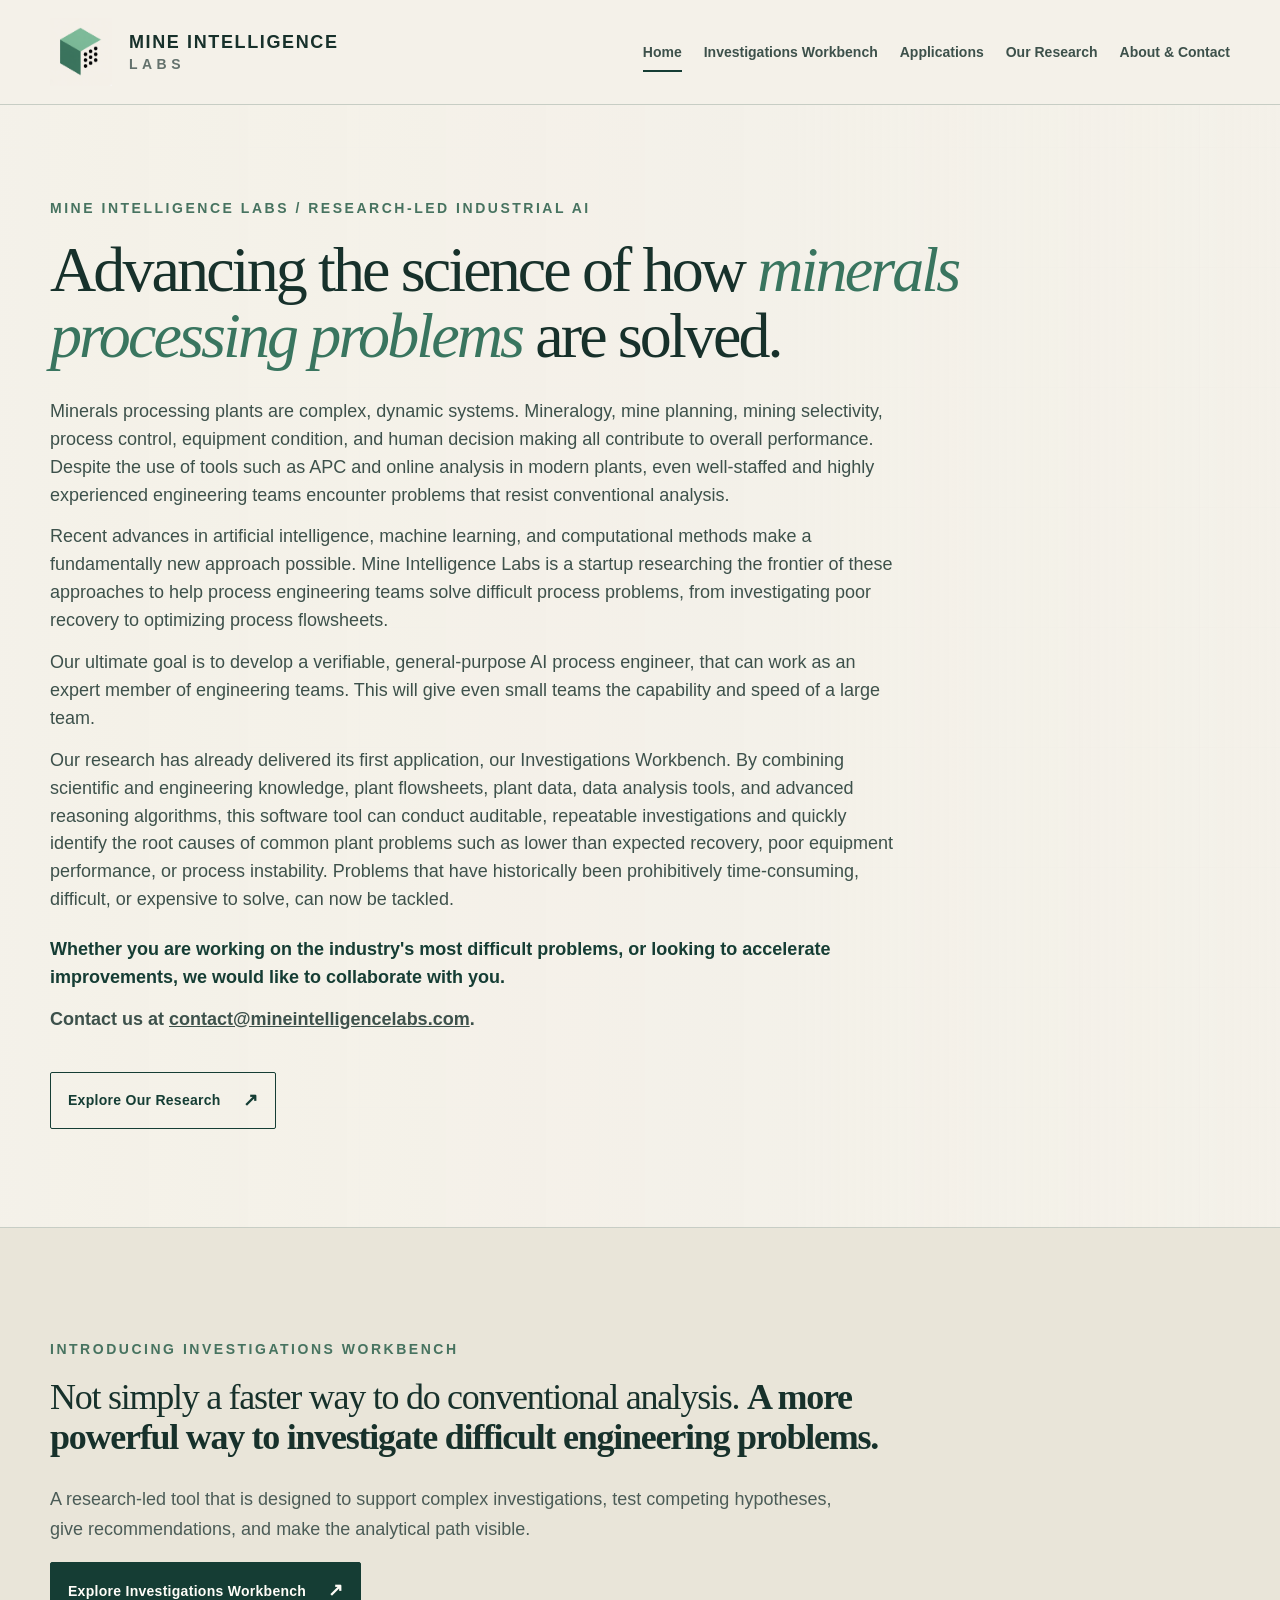
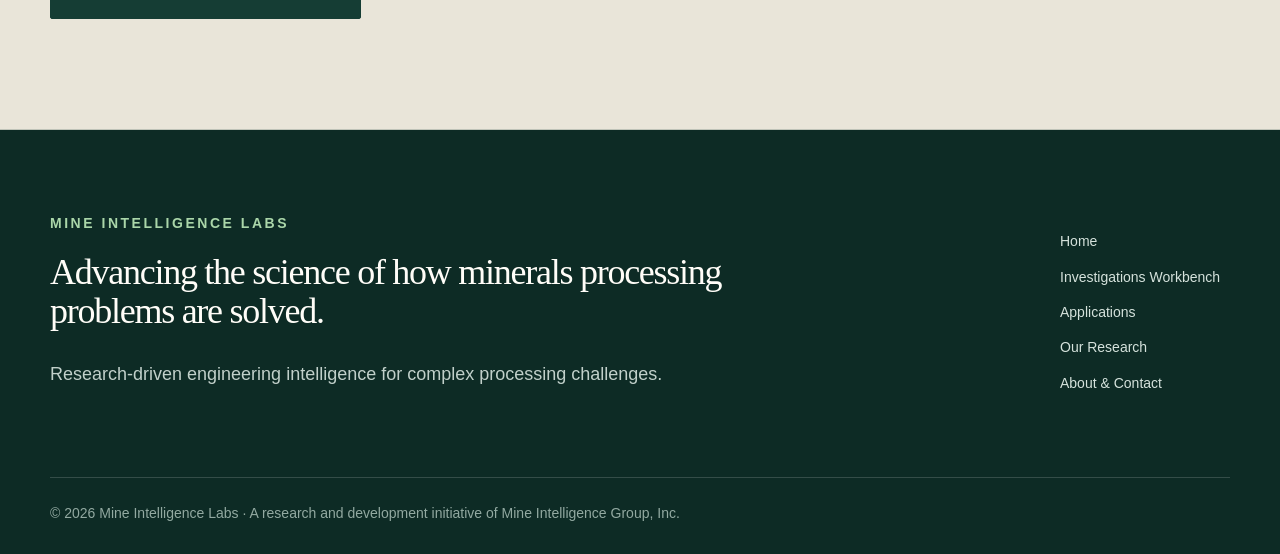
<file: index.html>
<!doctype html>
<html lang="en">
<head>
  <meta charset="utf-8">
  <meta name="viewport" content="width=device-width,initial-scale=1">
  <meta name="description" content="Mine Intelligence Labs is developing a fundamentally new approach to solving complex minerals processing problems.">
  <title>Advancing minerals processing intelligence | Mine Intelligence Labs</title>
  <link rel="stylesheet" href="assets/style.css">
  <link rel="icon" href="assets/mine-intelligence-logo.png" type="image/png">
</head>
<body>
  <header><div class="nav"><a class="brand" href="index.html" aria-label="Mine Intelligence Labs home"><img class="mark" src="assets/mine-intelligence-logo.png" alt=""><span>MINE INTELLIGENCE<small>LABS</small></span></a><button class="menu" type="button" aria-label="Toggle navigation" aria-expanded="false">Menu ☰</button><nav class="links" aria-label="Main navigation"><a href="index.html" class="active" aria-current="page">Home</a><a href="process-engineer.html">Investigations Workbench</a><a href="applications.html">Applications</a><a href="approach.html">Our Research</a><a href="about.html">About &amp; Contact</a></nav></div></header>
  <main>
    <section class="hero"><div class="wrap">
      <p class="eyebrow">Mine Intelligence Labs / Research-led industrial AI</p>
      <h1>Advancing the science of how <em>minerals processing problems</em> are solved.</h1>
      <div class="hero-copy">
        <p>Minerals processing plants are complex, dynamic systems. Mineralogy, mine planning, mining selectivity, process control, equipment condition, and human decision making all contribute to overall performance. Despite the use of tools such as APC and online analysis in modern plants, even well-staffed and highly experienced engineering teams encounter problems that resist conventional analysis.</p>
        <p>Recent advances in artificial intelligence, machine learning, and computational methods make a fundamentally new approach possible. Mine Intelligence Labs is a startup researching the frontier of these approaches to help process engineering teams solve difficult process problems, from investigating poor recovery to optimizing process flowsheets.</p>
        <p>Our ultimate goal is to develop a verifiable, general-purpose AI process engineer, that can work as an expert member of engineering teams. This will give even small teams the capability and speed of a large team.</p>
        <p>Our research has already delivered its first application, our Investigations Workbench. By combining scientific and engineering knowledge, plant flowsheets, plant data, data analysis tools, and advanced reasoning algorithms, this software tool can conduct auditable, repeatable investigations and quickly identify the root causes of common plant problems such as lower than expected recovery, poor equipment performance, or process instability. Problems that have historically been prohibitively time-consuming, difficult, or expensive to solve, can now be tackled.</p>
        <p class="ambition"><strong>Whether you are working on the industry's most difficult problems, or looking to accelerate improvements, we would like to collaborate with you.</strong></p>
        <p><strong>Contact us at <a href="mailto:contact@mineintelligencelabs.com">contact@mineintelligencelabs.com</a>.</strong></p>
      </div>
      <div class="actions"><a class="button outline" href="approach.html">Explore Our Research<span class="arrow" aria-hidden="true">↗</span></a></div>
    </div></section>
    <section class="section alt"><div class="wrap"><p class="eyebrow">INTRODUCING INVESTIGATIONS WORKBENCH</p><h2>Not simply a faster way to do conventional analysis. <strong>A more powerful way to investigate difficult engineering problems.</strong></h2><p class="lead">A research-led tool that is designed to support complex investigations, test competing hypotheses, give recommendations, and make the analytical path visible.</p><a class="button" href="process-engineer.html">Explore Investigations Workbench<span class="arrow" aria-hidden="true">↗</span></a></div></section>
  </main>
  <footer class="footer"><div class="wrap"><div class="footer-top"><div><p class="eyebrow" style="color:#aad6a9">MINE INTELLIGENCE LABS</p><h2>Advancing the science of how minerals processing problems are solved.</h2><p>Research-driven engineering intelligence for complex processing challenges.</p></div><div class="footer-links"><a href="index.html">Home</a><a href="process-engineer.html">Investigations Workbench</a><a href="applications.html">Applications</a><a href="approach.html">Our Research</a><a href="about.html">About &amp; Contact</a></div></div><div class="fine">© 2026 Mine Intelligence Labs · A research and development initiative of Mine Intelligence Group, Inc.</div></div></footer>
  <script src="assets/site.js"></script>
</body>
</html>
</file>
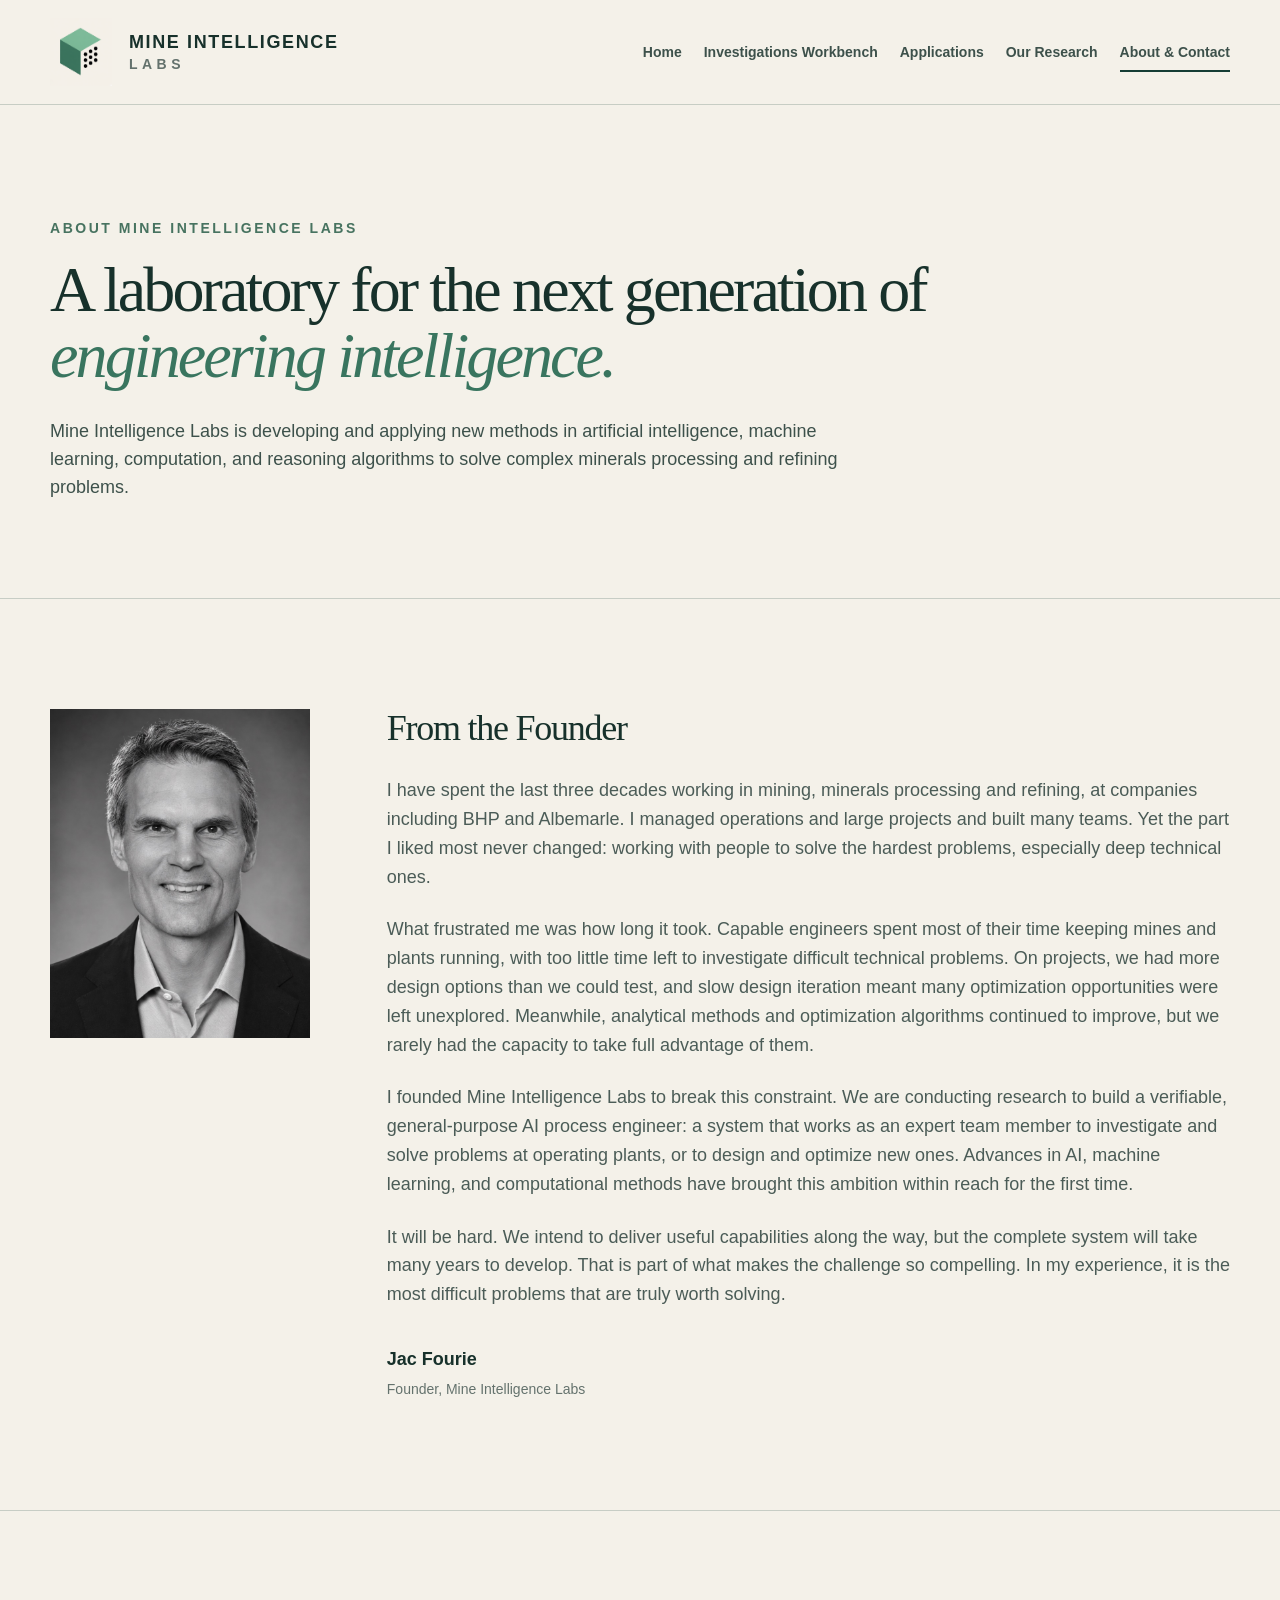
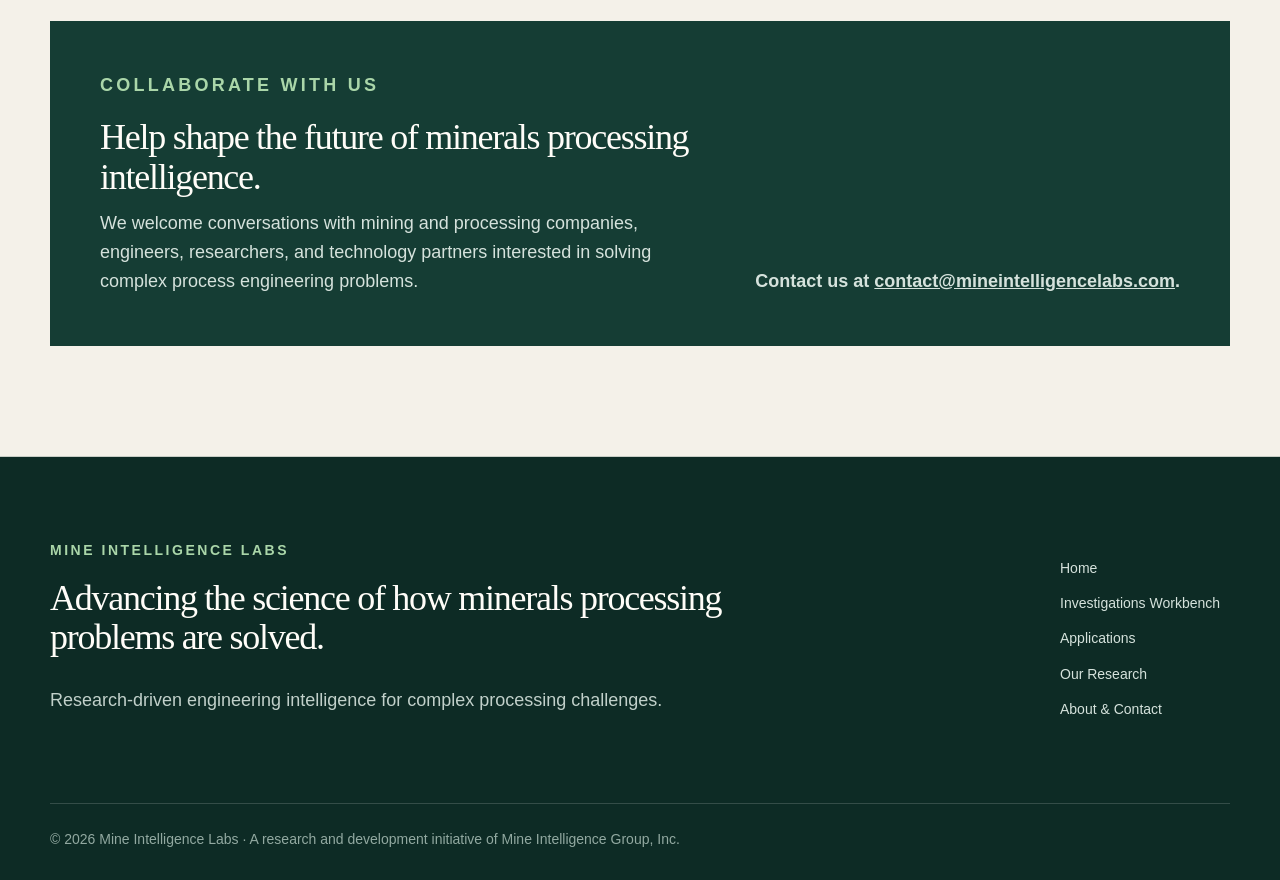
<file: about.html>
<!doctype html><html lang="en"><head><meta charset="utf-8"><meta name="viewport" content="width=device-width,initial-scale=1"><meta name="description" content="About Mine Intelligence Labs and opportunities to collaborate."><title>About &amp; Contact | Mine Intelligence Labs</title><link rel="stylesheet" href="assets/style.css"><link rel="icon" href="assets/mine-intelligence-logo.png" type="image/png"></head><body>
<header><div class="nav"><a class="brand" href="index.html" aria-label="Mine Intelligence Labs home"><img class="mark" src="assets/mine-intelligence-logo.png" alt=""><span>MINE INTELLIGENCE<small>LABS</small></span></a><button class="menu" type="button" aria-label="Toggle navigation" aria-expanded="false">Menu ☰</button><nav class="links" aria-label="Main navigation"><a href="index.html">Home</a><a href="process-engineer.html">Investigations Workbench</a><a href="applications.html">Applications</a><a href="approach.html">Our Research</a><a href="about.html" class="active" aria-current="page">About &amp; Contact</a></nav></div></header>
<main><section class="page-hero"><div class="wrap"><p class="eyebrow">About Mine Intelligence Labs</p><h1>A laboratory for the next generation of <em>engineering intelligence.</em></h1><p class="intro">Mine Intelligence Labs is developing and applying new methods in artificial intelligence, machine learning, computation, and reasoning algorithms to solve complex minerals processing and refining problems.</p></div></section>
<section class="section founder" aria-labelledby="founder-heading"><div class="wrap founder-layout">
<div class="founder-portrait"><img src="assets/jacobus-fourie.jpg" alt="Jac Fourie, Founder of Mine Intelligence Labs" width="790" height="1000" loading="lazy" decoding="async"></div>
<div class="founder-copy"><h2 id="founder-heading">From the Founder</h2>
<p>I have spent the last three decades working in mining, minerals processing and refining, at companies including BHP and Albemarle. I managed operations and large projects and built many teams. Yet the part I liked most never changed: working with people to solve the hardest problems, especially deep technical ones.</p>
<p>What frustrated me was how long it took. Capable engineers spent most of their time keeping mines and plants running, with too little time left to investigate difficult technical problems. On projects, we had more design options than we could test, and slow design iteration meant many optimization opportunities were left unexplored. Meanwhile, analytical methods and optimization algorithms continued to improve, but we rarely had the capacity to take full advantage of them.</p>
<p>I founded Mine Intelligence Labs to break this constraint. We are conducting research to build a verifiable, general-purpose AI process engineer: a system that works as an expert team member to investigate and solve problems at operating plants, or to design and optimize new ones. Advances in AI, machine learning, and computational methods have brought this ambition within reach for the first time.</p>
<p>It will be hard. We intend to deliver useful capabilities along the way, but the complete system will take many years to develop. That is part of what makes the challenge so compelling. In my experience, it is the most difficult problems that are truly worth solving.</p>
<p class="founder-attribution"><strong>Jac Fourie</strong><span>Founder, Mine Intelligence Labs</span></p>
</div></div></section>
<!-- Our Mission is temporarily removed. To restore it, remove this surrounding HTML comment.
<section class="section"><div class="wrap"><div class="split"><div><p class="eyebrow">Our mission</p><p class="statement">Expand what engineering teams can accomplish.</p></div><div><p class="lead">We work at the intersection of mining, minerals processing, engineering, decision science, machine learning, causal reasoning, practical process modeling, and AI.</p><p class="lead">Our goal is to develop a verifiable general-purpose AI process engineer. It is not AI for its own sake, but the application of the latest research to solve persistent, high-value engineering problems.</p></div></div></div></section>
-->
<section class="section"><div class="wrap"><div class="contact-box"><div><p class="eyebrow" style="color:#aad6a9">Collaborate with us</p><h2>Help shape the future of minerals processing intelligence.</h2><p>We welcome conversations with mining and processing companies, engineers, researchers, and technology partners interested in solving complex process engineering problems.</p></div><p><strong>Contact us at <a href="mailto:contact@mineintelligencelabs.com">contact@mineintelligencelabs.com</a>.</strong></p></div></div></section></main>
<footer class="footer"><div class="wrap"><div class="footer-top"><div><p class="eyebrow" style="color:#aad6a9">MINE INTELLIGENCE LABS</p><h2>Advancing the science of how minerals processing problems are solved.</h2><p>Research-driven engineering intelligence for complex processing challenges.</p></div><div class="footer-links"><a href="index.html">Home</a><a href="process-engineer.html">Investigations Workbench</a><a href="applications.html">Applications</a><a href="approach.html">Our Research</a><a href="about.html">About &amp; Contact</a></div></div><div class="fine">© 2026 Mine Intelligence Labs · A research and development initiative of Mine Intelligence Group, Inc.</div></div></footer><script src="assets/site.js"></script></body></html>
</file>
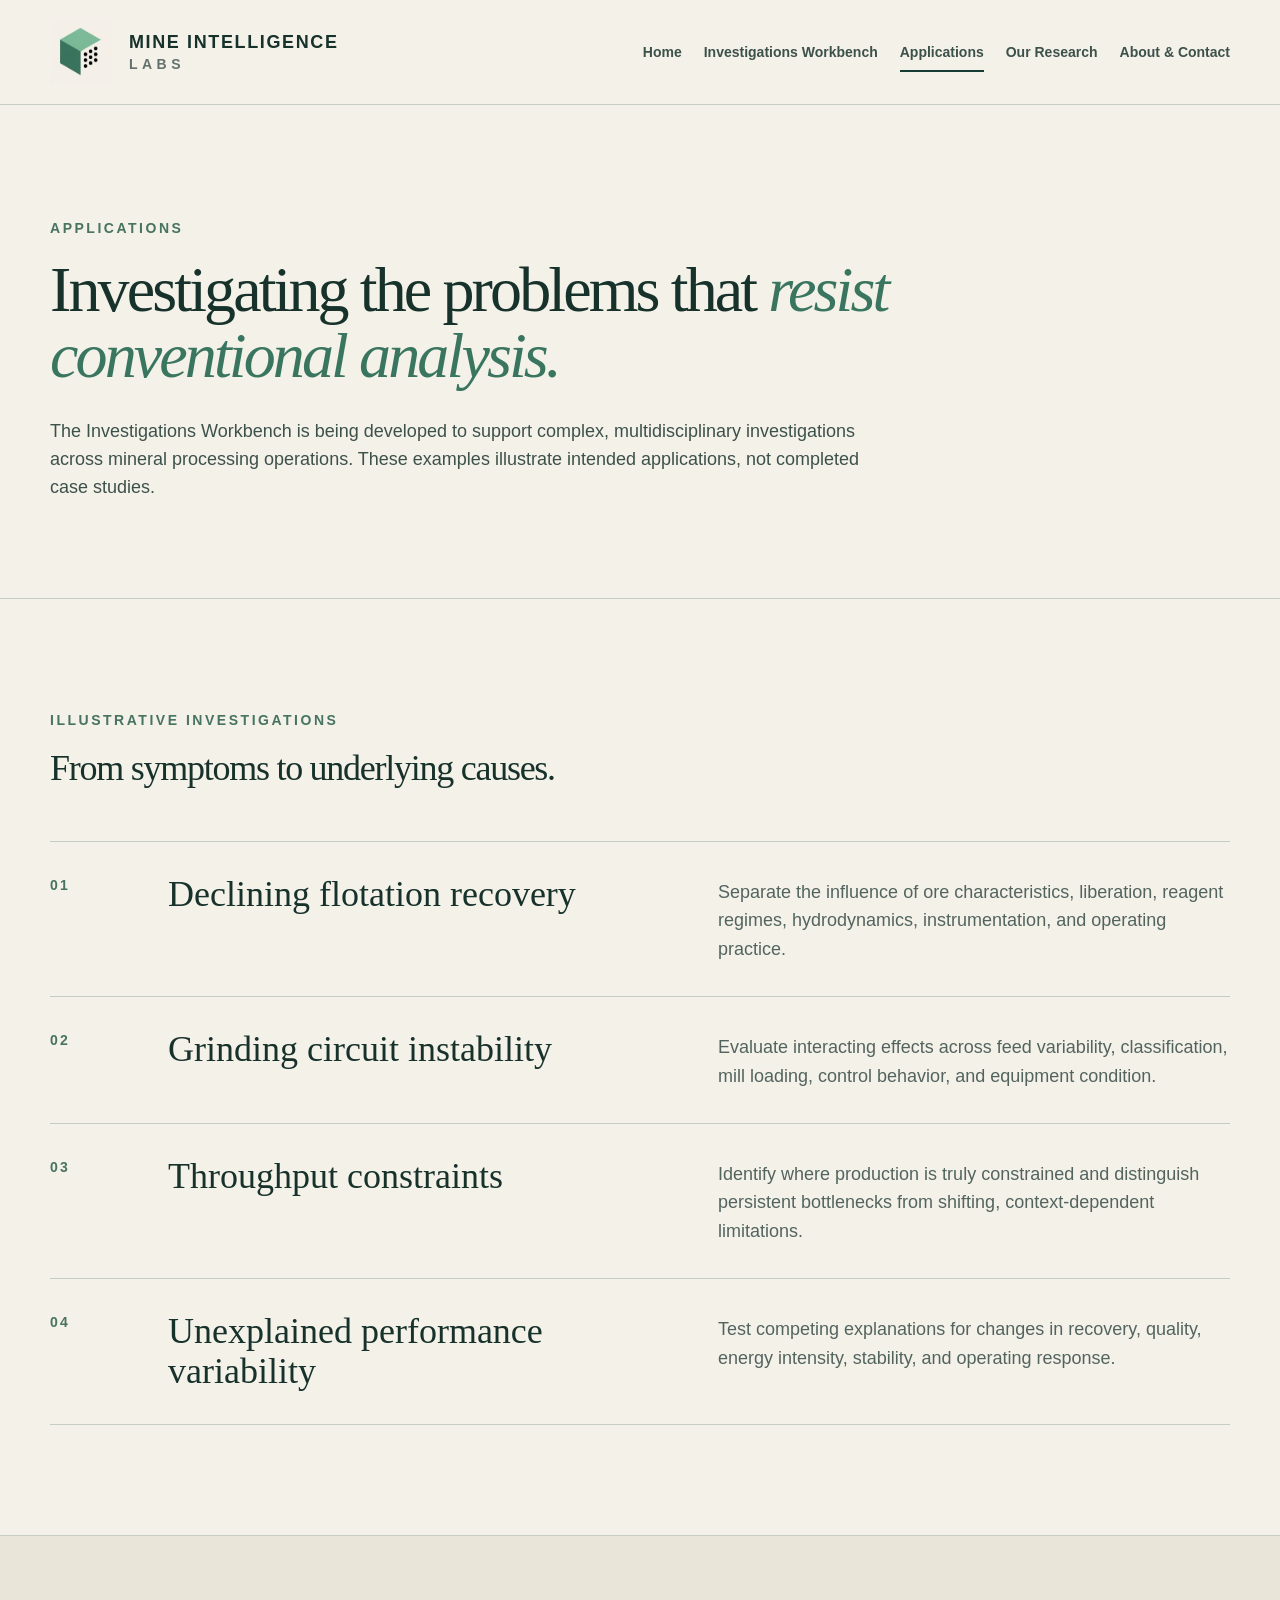
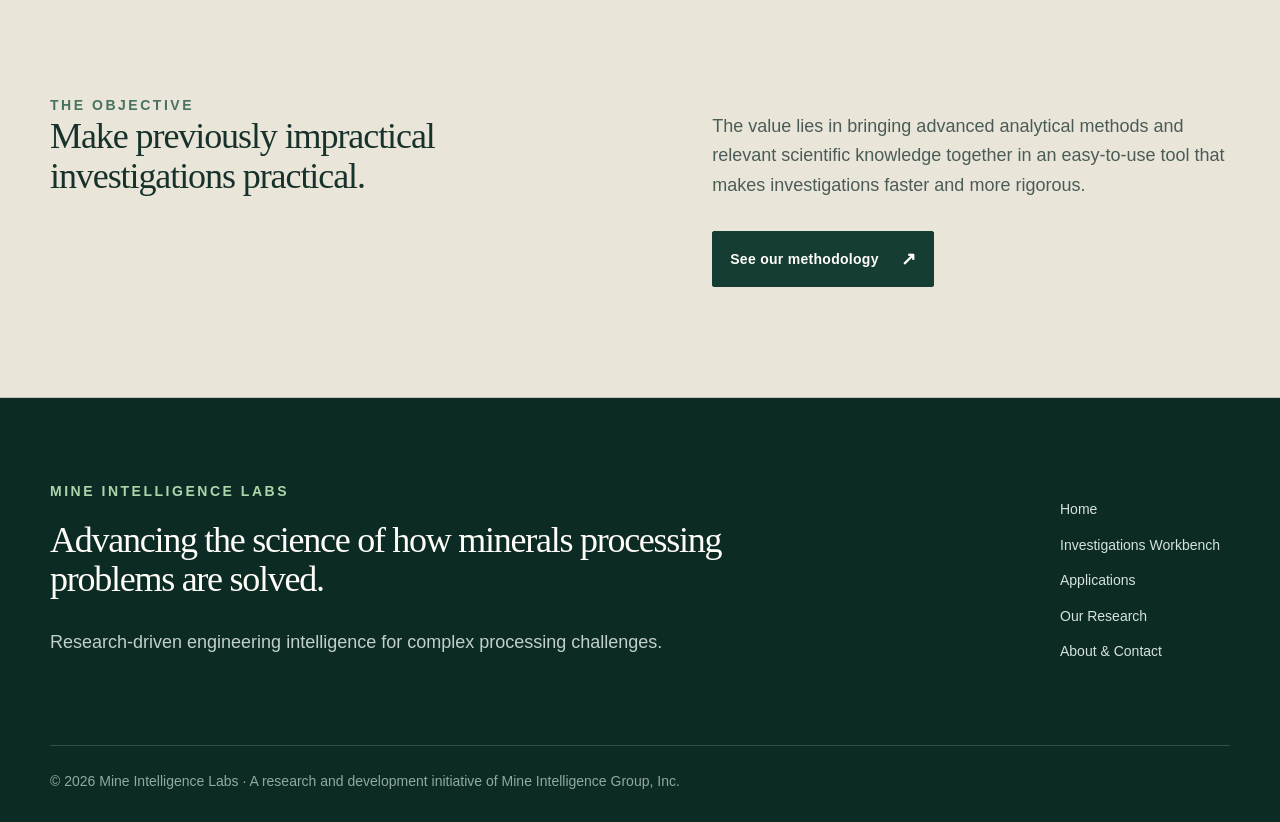
<file: applications.html>
<!doctype html><html lang="en"><head><meta charset="utf-8"><meta name="viewport" content="width=device-width,initial-scale=1"><meta name="description" content="Illustrative applications of Frontier Mine Intelligence across minerals processing."><title>Applications | Mine Intelligence Labs</title><link rel="stylesheet" href="assets/style.css"><link rel="icon" href="assets/mine-intelligence-logo.png" type="image/png"></head><body>
<header><div class="nav"><a class="brand" href="index.html" aria-label="Mine Intelligence Labs home"><img class="mark" src="assets/mine-intelligence-logo.png" alt=""><span>MINE INTELLIGENCE<small>LABS</small></span></a><button class="menu" type="button" aria-label="Toggle navigation" aria-expanded="false">Menu ☰</button><nav class="links" aria-label="Main navigation"><a href="index.html">Home</a><a href="process-engineer.html">Investigations Workbench</a><a href="applications.html" class="active" aria-current="page">Applications</a><a href="approach.html">Our Research</a><a href="about.html">About &amp; Contact</a></nav></div></header>
<main><section class="page-hero"><div class="wrap"><p class="eyebrow">Applications</p><h1>Investigating the problems that <em>resist conventional analysis.</em></h1><p class="intro">The Investigations Workbench is being developed to support complex, multidisciplinary investigations across mineral processing operations. These examples illustrate intended applications, not completed case studies.</p></div></section>
<section class="section"><div class="wrap"><p class="eyebrow">Illustrative investigations</p><h2>From symptoms to underlying causes.</h2><div class="application-list"><article class="application"><div class="number">01</div><h3>Declining flotation recovery</h3><p>Separate the influence of ore characteristics, liberation, reagent regimes, hydrodynamics, instrumentation, and operating practice.</p></article><article class="application"><div class="number">02</div><h3>Grinding circuit instability</h3><p>Evaluate interacting effects across feed variability, classification, mill loading, control behavior, and equipment condition.</p></article><article class="application"><div class="number">03</div><h3>Throughput constraints</h3><p>Identify where production is truly constrained and distinguish persistent bottlenecks from shifting, context-dependent limitations.</p></article><article class="application"><div class="number">04</div><h3>Unexplained performance variability</h3><p>Test competing explanations for changes in recovery, quality, energy intensity, stability, and operating response.</p></article></div></div></section>
<section class="section alt"><div class="wrap"><div class="split"><div><p class="eyebrow">The objective</p><p class="statement">Make previously impractical investigations practical.</p></div><div><p class="lead">The value lies in bringing advanced analytical methods and relevant scientific knowledge together in an easy-to-use tool that makes investigations faster and more rigorous.</p><a class="button" href="approach.html">See our methodology<span class="arrow">↗</span></a></div></div></div></section></main>
<footer class="footer"><div class="wrap"><div class="footer-top"><div><p class="eyebrow" style="color:#aad6a9">MINE INTELLIGENCE LABS</p><h2>Advancing the science of how minerals processing problems are solved.</h2><p>Research-driven engineering intelligence for complex processing challenges.</p></div><div class="footer-links"><a href="index.html">Home</a><a href="process-engineer.html">Investigations Workbench</a><a href="applications.html">Applications</a><a href="approach.html">Our Research</a><a href="about.html">About &amp; Contact</a></div></div><div class="fine">© 2026 Mine Intelligence Labs · A research and development initiative of Mine Intelligence Group, Inc.</div></div></footer><script src="assets/site.js"></script></body></html>
</file>
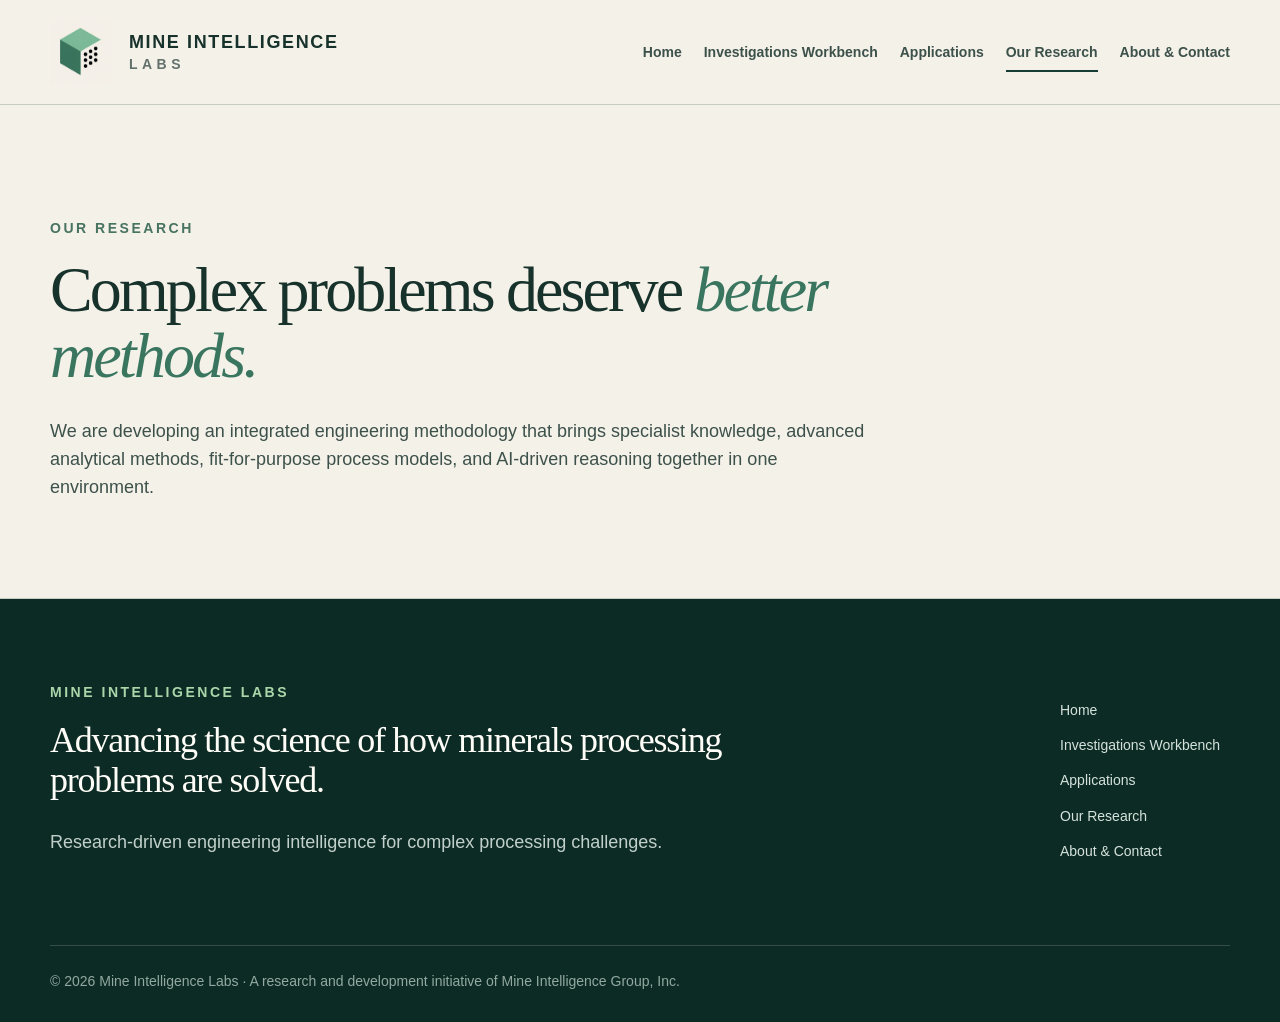
<file: approach.html>
<!doctype html><html lang="en"><head><meta charset="utf-8"><meta name="viewport" content="width=device-width,initial-scale=1"><meta name="description" content="The engineering philosophy and scientific approach behind Mine Intelligence Labs."><title>Our Research | Mine Intelligence Labs</title><link rel="stylesheet" href="assets/style.css"><link rel="icon" href="assets/mine-intelligence-logo.png" type="image/png"></head><body>
<header><div class="nav"><a class="brand" href="index.html" aria-label="Mine Intelligence Labs home"><img class="mark" src="assets/mine-intelligence-logo.png" alt=""><span>MINE INTELLIGENCE<small>LABS</small></span></a><button class="menu" type="button" aria-label="Toggle navigation" aria-expanded="false">Menu ☰</button><nav class="links" aria-label="Main navigation"><a href="index.html">Home</a><a href="process-engineer.html">Investigations Workbench</a><a href="applications.html">Applications</a><a href="approach.html" class="active" aria-current="page">Our Research</a><a href="about.html">About &amp; Contact</a></nav></div></header>
<main><section class="page-hero"><div class="wrap"><p class="eyebrow">Our Research</p><h1>Complex problems deserve <em>better methods.</em></h1><p class="intro">We are developing an integrated engineering methodology that brings specialist knowledge, advanced analytical methods, fit-for-purpose process models, and AI-driven reasoning together in one environment.</p></div></section></main>
<footer class="footer"><div class="wrap"><div class="footer-top"><div><p class="eyebrow" style="color:#aad6a9">MINE INTELLIGENCE LABS</p><h2>Advancing the science of how minerals processing problems are solved.</h2><p>Research-driven engineering intelligence for complex processing challenges.</p></div><div class="footer-links"><a href="index.html">Home</a><a href="process-engineer.html">Investigations Workbench</a><a href="applications.html">Applications</a><a href="approach.html">Our Research</a><a href="about.html">About &amp; Contact</a></div></div><div class="fine">© 2026 Mine Intelligence Labs · A research and development initiative of Mine Intelligence Group, Inc.</div></div></footer><script src="assets/site.js"></script></body></html>
</file>
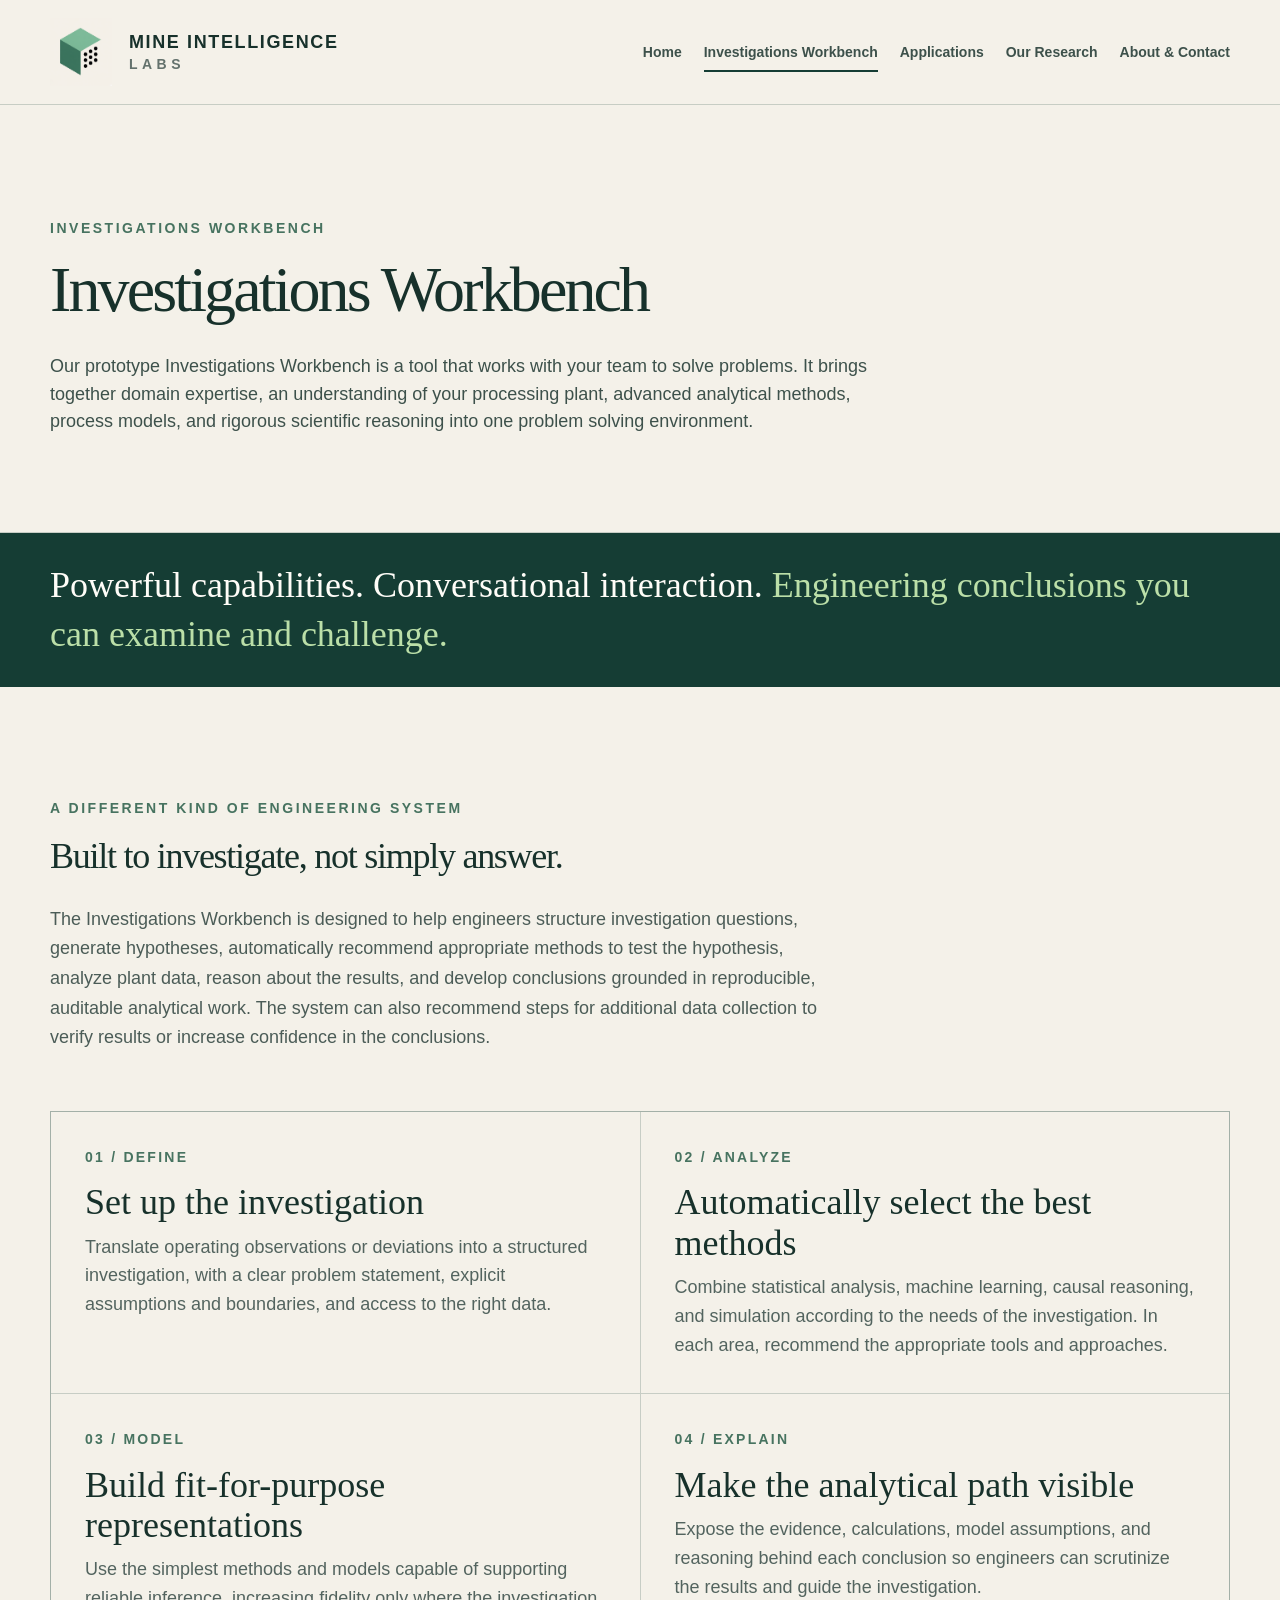
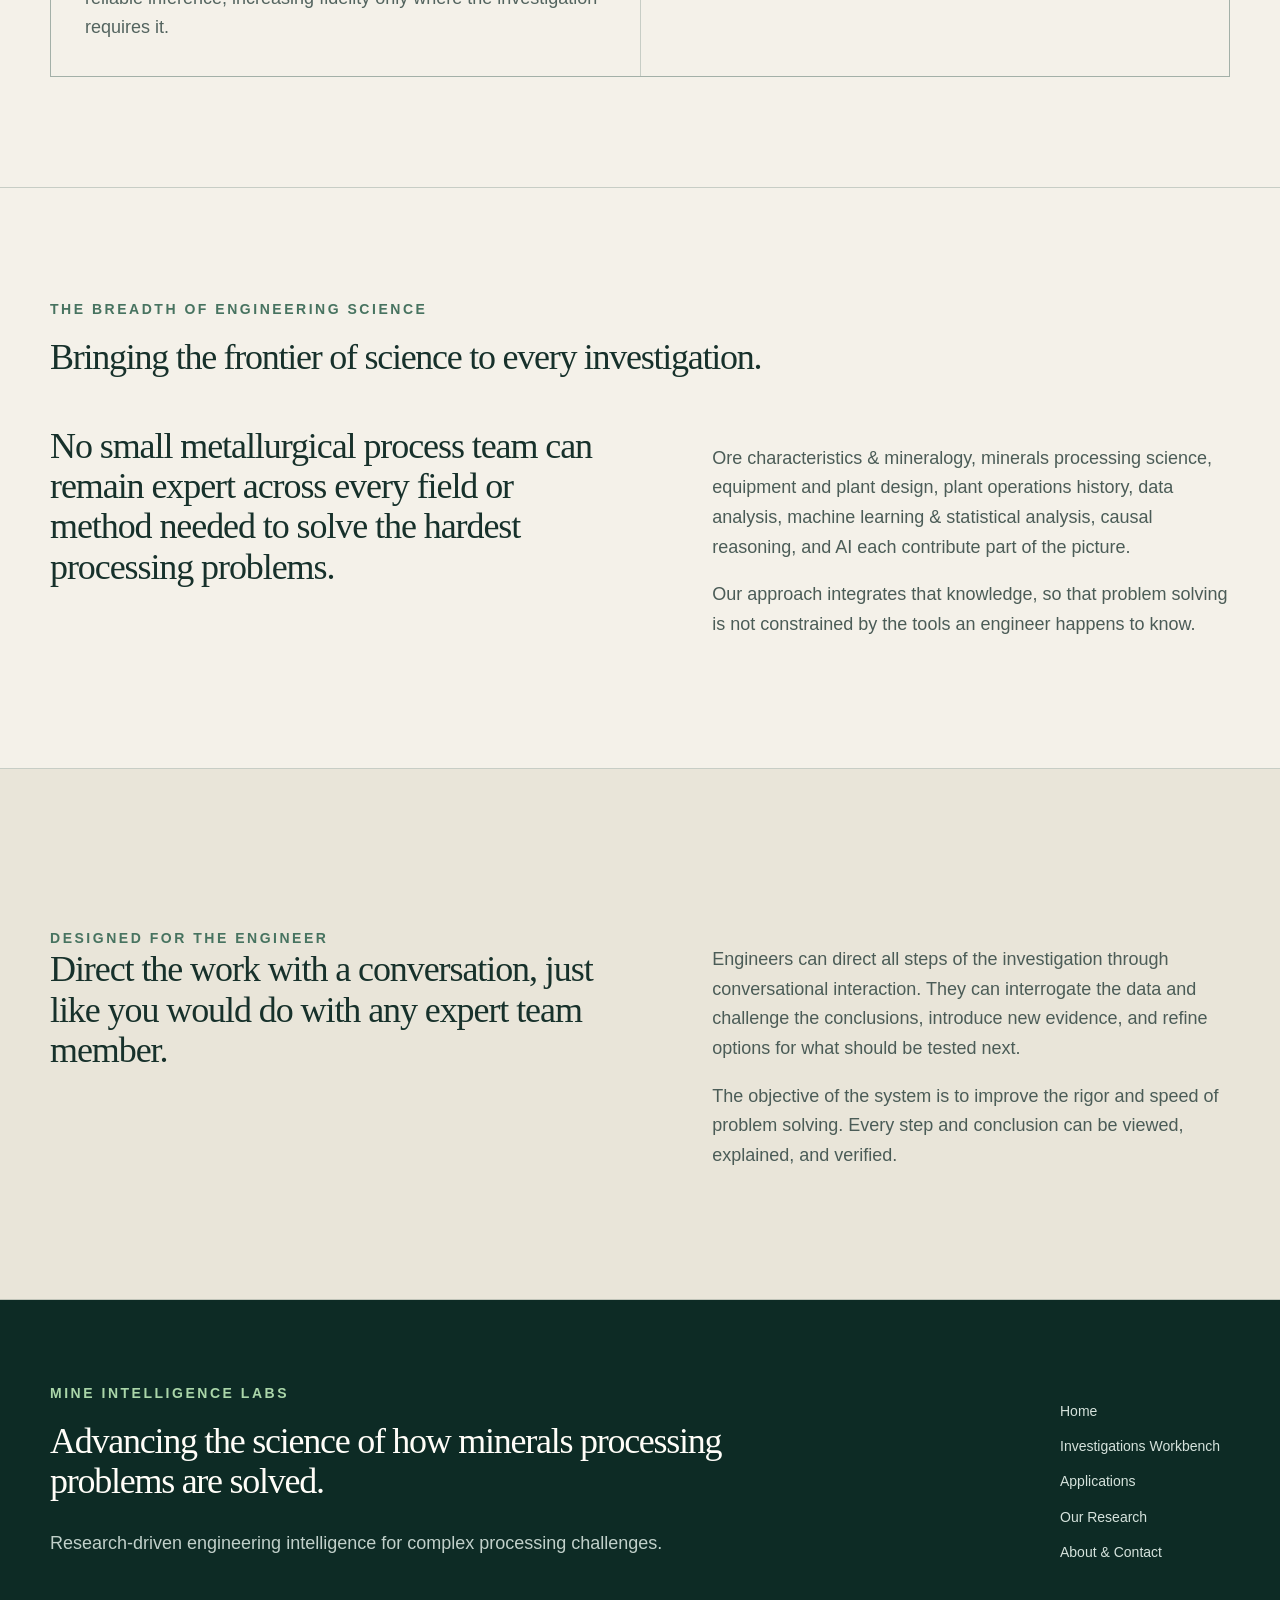
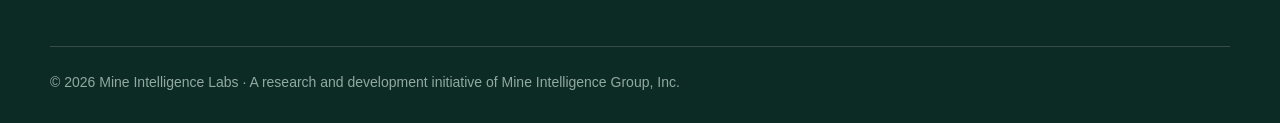
<file: process-engineer.html>
<!doctype html><html lang="en"><head><meta charset="utf-8"><meta name="viewport" content="width=device-width,initial-scale=1"><meta name="description" content="Investigations Workbench is a research-led tool for complex minerals processing investigations."><title>Investigations Workbench | Mine Intelligence Labs</title><link rel="stylesheet" href="assets/style.css"><link rel="icon" href="assets/mine-intelligence-logo.png" type="image/png"></head><body>
<header><div class="nav"><a class="brand" href="index.html" aria-label="Mine Intelligence Labs home"><img class="mark" src="assets/mine-intelligence-logo.png" alt=""><span>MINE INTELLIGENCE<small>LABS</small></span></a><button class="menu" type="button" aria-label="Toggle navigation" aria-expanded="false">Menu ☰</button><nav class="links" aria-label="Main navigation"><a href="index.html">Home</a><a href="process-engineer.html" class="active" aria-current="page">Investigations Workbench</a><a href="applications.html">Applications</a><a href="approach.html">Our Research</a><a href="about.html">About &amp; Contact</a></nav></div></header>
<main><section class="page-hero"><div class="wrap"><p class="eyebrow">Investigations Workbench</p><h1>Investigations Workbench</h1><p class="intro">Our prototype Investigations Workbench is a tool that works with your team to solve problems. It brings together domain expertise, an understanding of your processing plant, advanced analytical methods, process models, and rigorous scientific reasoning into one problem solving environment.</p></div></section>
<div class="band"><div class="wrap"><p>Powerful capabilities. Conversational interaction. <strong>Engineering conclusions you can examine and challenge.</strong></p></div></div>
<section class="section"><div class="wrap"><p class="eyebrow">A different kind of engineering system</p><h2>Built to investigate, not simply answer.</h2><p class="lead">The Investigations Workbench is designed to help engineers structure investigation questions, generate hypotheses, automatically recommend appropriate methods to test the hypothesis, analyze plant data, reason about the results, and develop conclusions grounded in reproducible, auditable analytical work. The system can also recommend steps for additional data collection to verify results or increase confidence in the conclusions.</p><div class="grid two"><article class="card"><div class="number">01 / DEFINE</div><h3>Set up the investigation</h3><p>Translate operating observations or deviations into a structured investigation, with a clear problem statement, explicit assumptions and boundaries, and access to the right data.</p></article><article class="card"><div class="number">02 / ANALYZE</div><h3>Automatically select the best methods</h3><p>Combine statistical analysis, machine learning, causal reasoning, and simulation according to the needs of the investigation. In each area, recommend the appropriate tools and approaches.</p></article><article class="card"><div class="number">03 / MODEL</div><h3>Build fit-for-purpose representations</h3><p>Use the simplest methods and models capable of supporting reliable inference, increasing fidelity only where the investigation requires it.</p></article><article class="card"><div class="number">04 / EXPLAIN</div><h3>Make the analytical path visible</h3><p>Expose the evidence, calculations, model assumptions, and reasoning behind each conclusion so engineers can scrutinize the results and guide the investigation.</p></article></div></div></section>
<section class="section"><div class="wrap"><p class="eyebrow">The breadth of engineering science</p><h2>Bringing the frontier of science to every investigation.</h2><div class="split"><p class="statement">No small metallurgical process team can remain expert across every field or method needed to solve the hardest processing problems.</p><div><p class="lead">Ore characteristics &amp; mineralogy, minerals processing science, equipment and plant design, plant operations history, data analysis, machine learning &amp; statistical analysis, causal reasoning, and AI each contribute part of the picture.</p><p class="lead">Our approach integrates that knowledge, so that problem solving is not constrained by the tools an engineer happens to know.</p></div></div></div></section>
<section class="section alt"><div class="wrap"><div class="split"><div><p class="eyebrow">Designed for the engineer</p><p class="statement">Direct the work with a conversation, just like you would do with any expert team member.</p></div><div><p class="lead">Engineers can direct all steps of the investigation through conversational interaction. They can interrogate the data and challenge the conclusions, introduce new evidence, and refine options for what should be tested next.</p><p class="lead">The objective of the system is to improve the rigor and speed of problem solving. Every step and conclusion can be viewed, explained, and verified.</p></div></div></div></section></main>
<footer class="footer"><div class="wrap"><div class="footer-top"><div><p class="eyebrow" style="color:#aad6a9">MINE INTELLIGENCE LABS</p><h2>Advancing the science of how minerals processing problems are solved.</h2><p>Research-driven engineering intelligence for complex processing challenges.</p></div><div class="footer-links"><a href="index.html">Home</a><a href="process-engineer.html">Investigations Workbench</a><a href="applications.html">Applications</a><a href="approach.html">Our Research</a><a href="about.html">About &amp; Contact</a></div></div><div class="fine">© 2026 Mine Intelligence Labs · A research and development initiative of Mine Intelligence Group, Inc.</div></div></footer><script src="assets/site.js"></script></body></html>
</file>
<file: assets/style.css>
:root {
  --ink: #17312b;
  --forest: #153d34;
  --forest-deep: #0d2b25;
  --moss: #7dba99;
  --lime: #bbdfa8;
  --paper: #f4f1e9;
  --paper-deep: #e9e5d9;
  --white: #fffdf8;
  --muted: #64726d;
  --line: rgba(21, 61, 52, 0.2);
  --display: Georgia, "Times New Roman", serif;
  --sans: Inter, ui-sans-serif, -apple-system, BlinkMacSystemFont, "Segoe UI", sans-serif;
  /* Four-tier type system used across every page. */
  --type-display: clamp(44px, 6vw, 64px);
  --type-heading: clamp(30px, 3.4vw, 36px);
  --type-body: 18px;
  --type-small: 14px;
}

* { box-sizing: border-box; }

html { scroll-behavior: smooth; }

body {
  margin: 0;
  background: var(--paper);
  color: var(--ink);
  font-family: var(--sans);
  font-size: var(--type-body);
  line-height: 1.6;
  -webkit-font-smoothing: antialiased;
}

a { color: inherit; }

.wrap {
  width: min(1180px, calc(100% - 48px));
  margin: 0 auto;
}

header {
  position: sticky;
  top: 0;
  z-index: 20;
  border-bottom: 1px solid var(--line);
  background: rgba(244, 241, 233, 0.94);
  backdrop-filter: blur(14px);
}

.nav {
  width: min(1180px, calc(100% - 48px));
  min-height: 104px;
  margin: 0 auto;
  display: flex;
  align-items: center;
  justify-content: space-between;
  gap: 20px;
}

.brand {
  display: inline-flex;
  align-items: center;
  gap: 17px;
  text-decoration: none;
  font-size: var(--type-body);
  font-weight: 750;
  letter-spacing: 0.09em;
  line-height: 1.15;
}

.brand > span { white-space: nowrap; }

.brand small {
  display: block;
  color: var(--muted);
  font-size: var(--type-small);
  letter-spacing: 0.32em;
  margin-top: 4px;
}

.mark {
  width: 62px;
  height: 68px;
  flex: 0 0 auto;
  object-fit: contain;
}

.links { display: flex; align-items: center; gap: 22px; }

.links a {
  position: relative;
  text-decoration: none;
  color: #3d514b;
  font-size: var(--type-small);
  font-weight: 650;
  white-space: nowrap;
}

.links a::after {
  content: "";
  position: absolute;
  left: 0;
  right: 100%;
  bottom: -9px;
  height: 2px;
  background: var(--forest);
  transition: right 180ms ease;
}

.links a:hover::after,
.links a.active::after { right: 0; }

.menu {
  display: none;
  border: 1px solid var(--line);
  background: transparent;
  color: var(--forest);
  border-radius: 3px;
  padding: 9px 12px;
  font: 650 var(--type-small) var(--sans);
}

.hero {
  min-height: 720px;
  display: flex;
  align-items: center;
  background:
    linear-gradient(90deg, rgba(244,241,233,.98) 0%, rgba(244,241,233,.95) 62%, rgba(244,241,233,.72) 100%),
    repeating-linear-gradient(90deg, transparent 0 119px, rgba(21,61,52,.05) 120px),
    repeating-linear-gradient(0deg, transparent 0 119px, rgba(21,61,52,.05) 120px);
  border-bottom: 1px solid var(--line);
}

.hero .wrap { padding: 92px 0 98px; }

.hero h1,
.page-hero h1 {
  max-width: 1030px;
  margin: 18px 0 30px;
  font: 400 var(--type-display)/1.02 var(--display);
  letter-spacing: -0.045em;
}

.hero h1 em,
.page-hero h1 em { color: #39755f; font-style: italic; }

.hero-copy {
  max-width: 850px;
  display: grid;
  gap: 14px;
}

.hero-copy p,
.intro {
  margin: 0;
  color: #3d514b;
  font-size: var(--type-body);
  line-height: 1.55;
}

.hero-copy .ambition {
  color: var(--forest);
  font-weight: 750;
  margin-top: 8px;
}

.actions { display: flex; gap: 13px; flex-wrap: wrap; margin-top: 38px; }

.button {
  display: inline-flex;
  align-items: center;
  gap: 22px;
  border: 1px solid var(--forest);
  border-radius: 2px;
  background: var(--forest);
  color: var(--white);
  padding: 13px 17px;
  text-decoration: none;
  font-size: var(--type-small);
  font-weight: 750;
  letter-spacing: .02em;
  transition: transform 160ms ease, background 160ms ease;
}

.button:hover { transform: translateY(-2px); background: var(--forest-deep); }
.button.outline { background: transparent; color: var(--forest); }
.button.outline:hover { background: rgba(21,61,52,.06); }
.arrow { font-size: var(--type-body); }

.eyebrow {
  margin: 0;
  color: #477360;
  font-size: var(--type-small);
  font-weight: 800;
  letter-spacing: .18em;
  text-transform: uppercase;
}

.band { background: var(--forest); color: var(--white); }
.band .wrap { padding: 28px 0; }
.band p { margin: 0; font: 400 var(--type-heading)/1.35 var(--display); }
.band strong { color: var(--lime); font-weight: 400; }

.section { padding: 110px 0; border-bottom: 1px solid var(--line); }
.section.alt { background: var(--paper-deep); }

.section h2,
.footer h2 {
  max-width: 850px;
  margin: 18px 0 28px;
  font: 400 var(--type-heading)/1.1 var(--display);
  letter-spacing: -.035em;
}

.section h3 { margin: 14px 0 10px; font: 400 var(--type-heading)/1.12 var(--display); }
.lead { max-width: 800px; color: #4b5c57; font-size: var(--type-body); line-height: 1.65; }

.grid { display: grid; gap: 1px; margin-top: 58px; background: var(--line); border: 1px solid var(--line); }
.grid.three { grid-template-columns: repeat(3, 1fr); }
.grid.two { grid-template-columns: repeat(2, 1fr); }

.card { min-height: 260px; padding: 34px; background: var(--paper); }
.alt .card { background: var(--paper-deep); }
.card p { margin: 0; color: #53645f; font-size: var(--type-body); }
.number { color: #477360; font-size: var(--type-small); font-weight: 800; letter-spacing: .16em; }

.split { display: grid; grid-template-columns: 1.05fr .95fr; gap: 90px; align-items: start; margin-top: 48px; }
.statement { margin: 0; font: 400 var(--type-heading)/1.12 var(--display); letter-spacing: -.03em; }
.split .button { margin-top: 12px; }

.page-hero { padding: 112px 0 96px; border-bottom: 1px solid var(--line); }
.page-hero h1 { max-width: 960px; font-size: var(--type-display); }
.page-hero .intro { max-width: 820px; }

.process {
  display: grid;
  grid-template-columns: repeat(5, 1fr);
  margin-top: 56px;
  border-top: 1px solid var(--line);
  border-bottom: 1px solid var(--line);
}

.process div { position: relative; padding: 26px 22px 30px 0; }
.process div:not(:last-child)::after { content: "→"; position: absolute; right: 18px; top: 25px; color: var(--moss); }
.process strong { display: block; max-width: 140px; font: 400 var(--type-body)/1.2 var(--display); }

.application-list { margin-top: 52px; border-top: 1px solid var(--line); }
.application {
  display: grid;
  grid-template-columns: 80px 1fr 1fr;
  gap: 38px;
  padding: 32px 0;
  border-bottom: 1px solid var(--line);
}
.application h3 { margin: 0; }
.application p { margin: 4px 0 0; color: #53645f; font-size: var(--type-body); }

.contact-box {
  display: grid;
  grid-template-columns: 1fr auto;
  gap: 32px;
  align-items: end;
  background: var(--forest);
  color: var(--white);
  padding: 50px;
}
.contact-box h2 { margin-bottom: 12px; }
.contact-box p { margin: 0; color: #d5e2dc; font-size: var(--type-body); }
.contact-box .button { border-color: var(--lime); background: var(--lime); color: var(--forest-deep); white-space: nowrap; }

.footer { padding: 82px 0 30px; background: var(--forest-deep); color: var(--white); }
.footer-top { display: grid; grid-template-columns: 1fr auto; gap: 60px; }
.footer h2 { max-width: 710px; font-size: var(--type-heading); }
.footer p { color: #c1d0ca; font-size: var(--type-body); }
.footer p.eyebrow { font-size: var(--type-small); }
.footer-links { display: grid; align-content: start; gap: 13px; padding-top: 18px; min-width: 170px; }
.footer-links a { color: #d5e2dc; text-decoration: none; font-size: var(--type-small); }
.footer-links a:hover { color: var(--lime); }
.fine { margin-top: 70px; padding-top: 24px; border-top: 1px solid rgba(255,255,255,.16); color: #92a9a1; font-size: var(--type-small); }

@media (max-width: 900px) {
  .menu { display: block; }
  .links {
    display: none;
    position: absolute;
    left: 0;
    right: 0;
    top: 104px;
    padding: 24px;
    background: var(--paper);
    border-bottom: 1px solid var(--line);
    flex-direction: column;
    align-items: flex-start;
  }
  .links.open { display: flex; }
  .hero { min-height: auto; }
  .grid.three { grid-template-columns: 1fr; }
  .grid.two { grid-template-columns: 1fr; }
  .split { grid-template-columns: 1fr; gap: 38px; }
  .process { grid-template-columns: 1fr; }
  .process div { border-bottom: 1px solid var(--line); }
  .process div:not(:last-child)::after { content: "↓"; right: 8px; }
  .application { grid-template-columns: 50px 1fr; }
  .application p { grid-column: 2; }
}

@media (max-width: 640px) {
  .wrap, .nav { width: min(100% - 28px, 1180px); }
  .nav { min-height: 88px; }
  .links { top: 88px; }
  .brand { gap: 13px; font-size: var(--type-small); }
  .brand small { font-size: var(--type-small); }
  .mark { width: 50px; height: 55px; }
  .hero .wrap { padding: 68px 0 74px; }
  .section { padding: 76px 0; }
  .page-hero { padding: 78px 0 68px; }
  .card { min-height: auto; padding: 26px; }
  .footer-top, .contact-box { grid-template-columns: 1fr; }
  .contact-box { padding: 30px; }
  .footer-links { margin-top: 10px; }
}

@media (prefers-reduced-motion: reduce) {
  html { scroll-behavior: auto; }
  *, *::before, *::after { transition: none !important; }
}

/* Founder statement */
.founder-layout {
  display: grid;
  grid-template-columns: minmax(0, 260px) minmax(0, 1fr);
  gap: clamp(36px, 6vw, 80px);
  align-items: start;
}
.founder-portrait img { display: block; width: 100%; height: auto; }
.founder-copy h2 { margin-top: 0; scroll-margin-top: 130px; }
.founder-copy p { margin: 0 0 24px; color: #4b5c57; }
.founder-copy .founder-attribution { margin: 36px 0 0; color: var(--ink); }
.founder-attribution strong, .founder-attribution span { display: block; }
.founder-attribution span { margin-top: 4px; color: var(--muted); font-size: var(--type-small); }
@media (max-width: 900px) {
  .founder-layout { grid-template-columns: 1fr; }
  .founder-portrait { max-width: 240px; }
}
</file>
